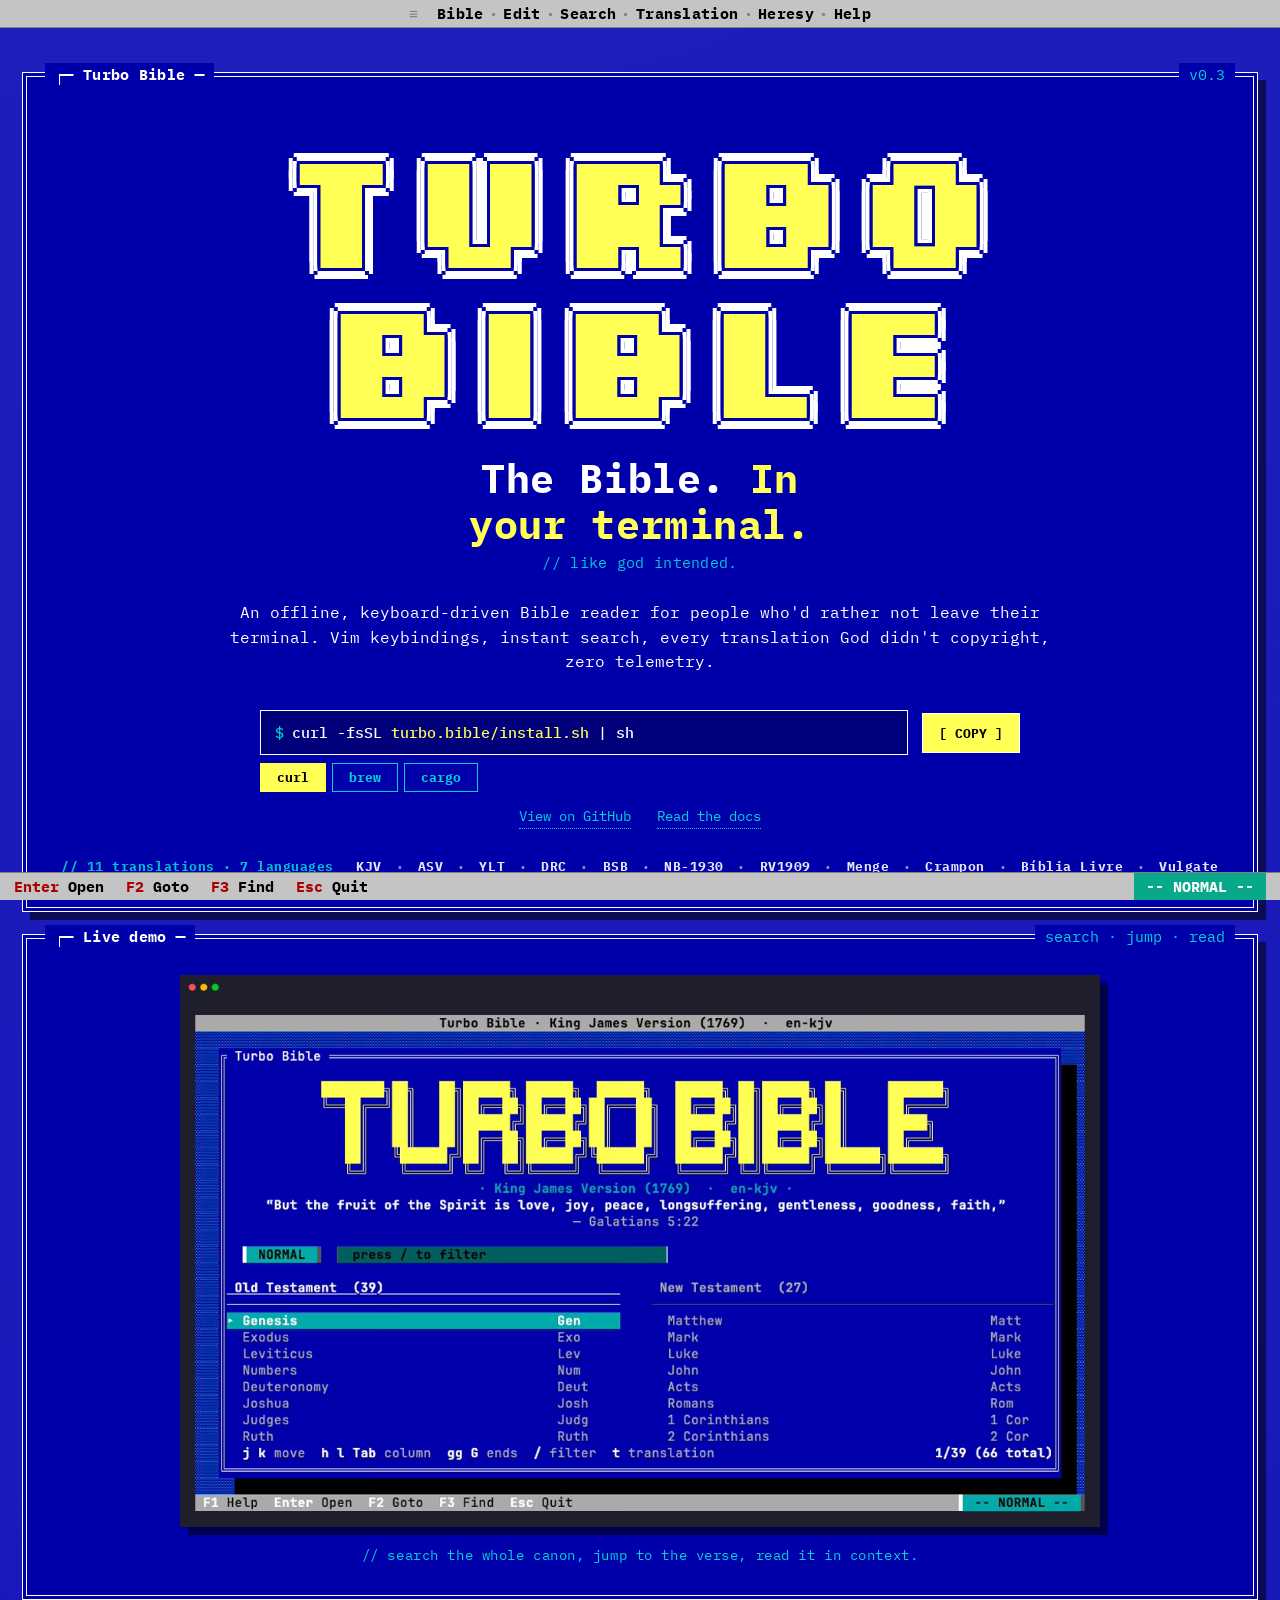
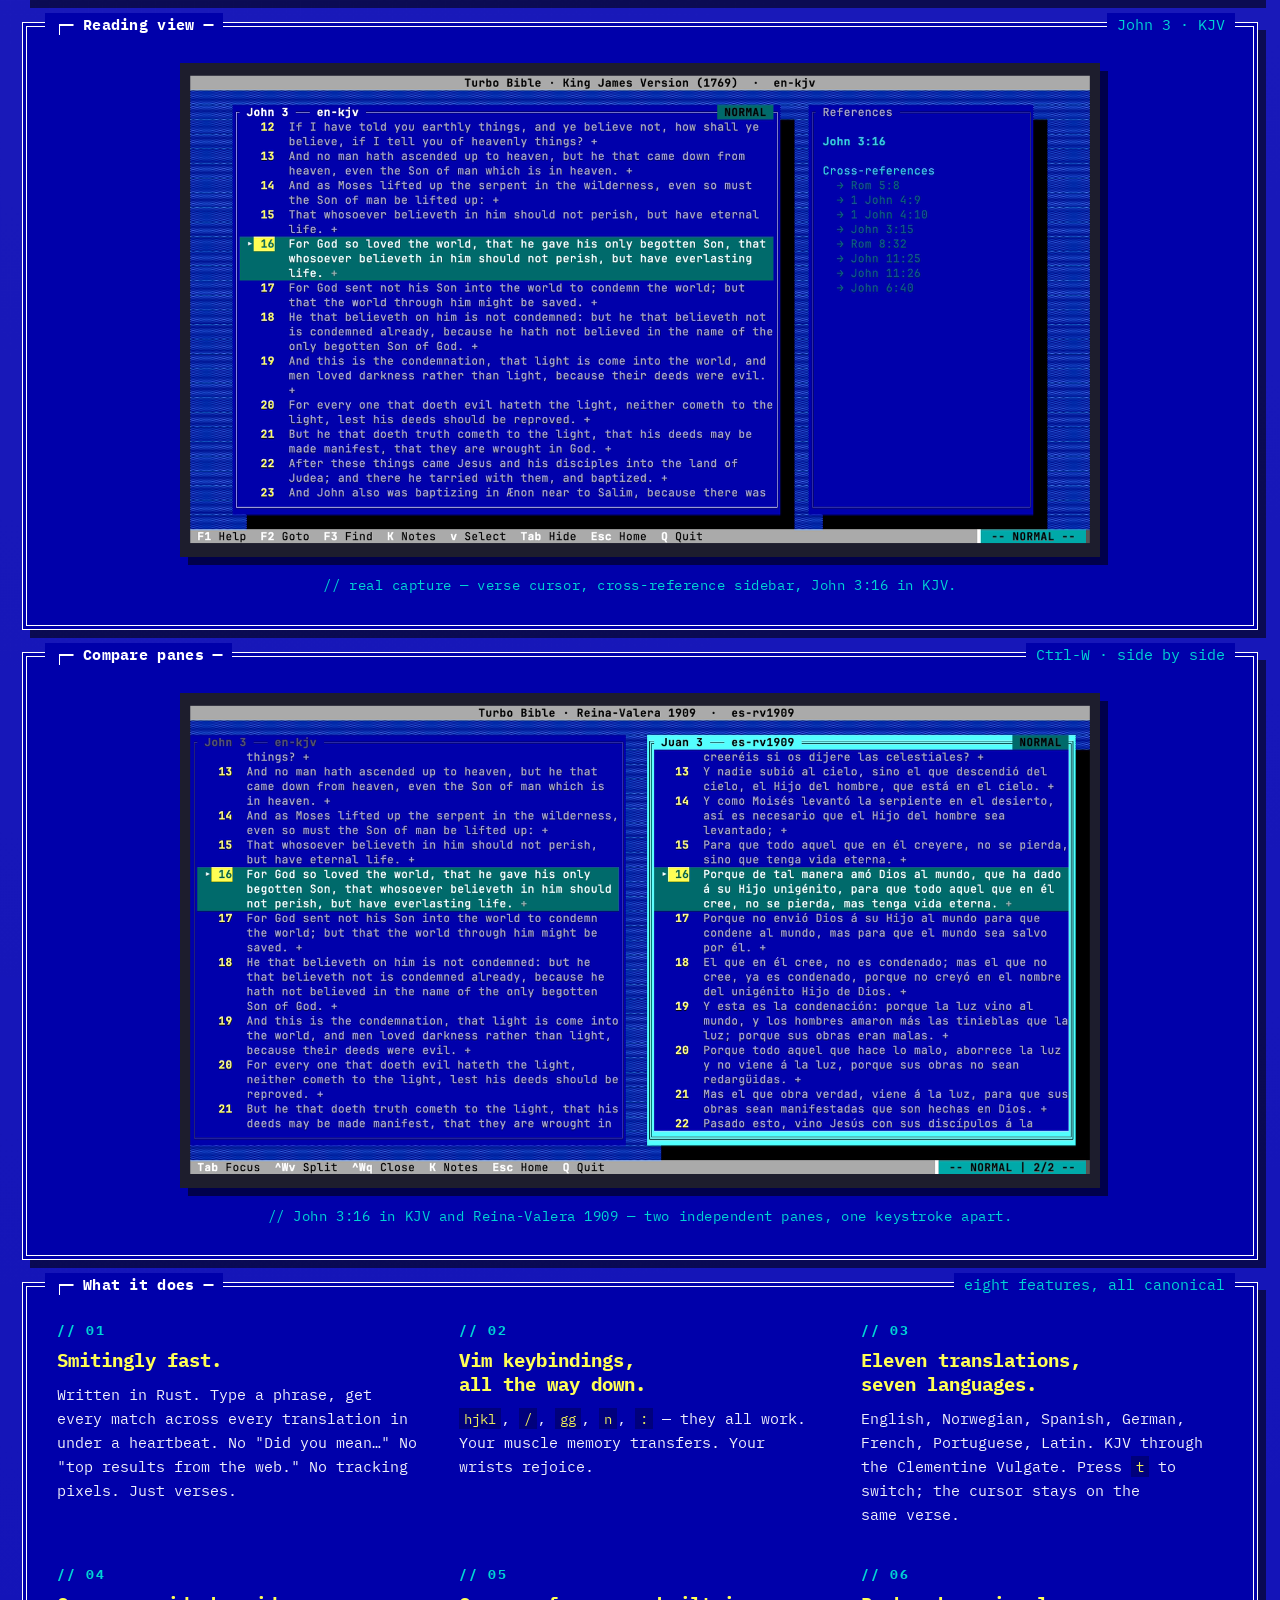
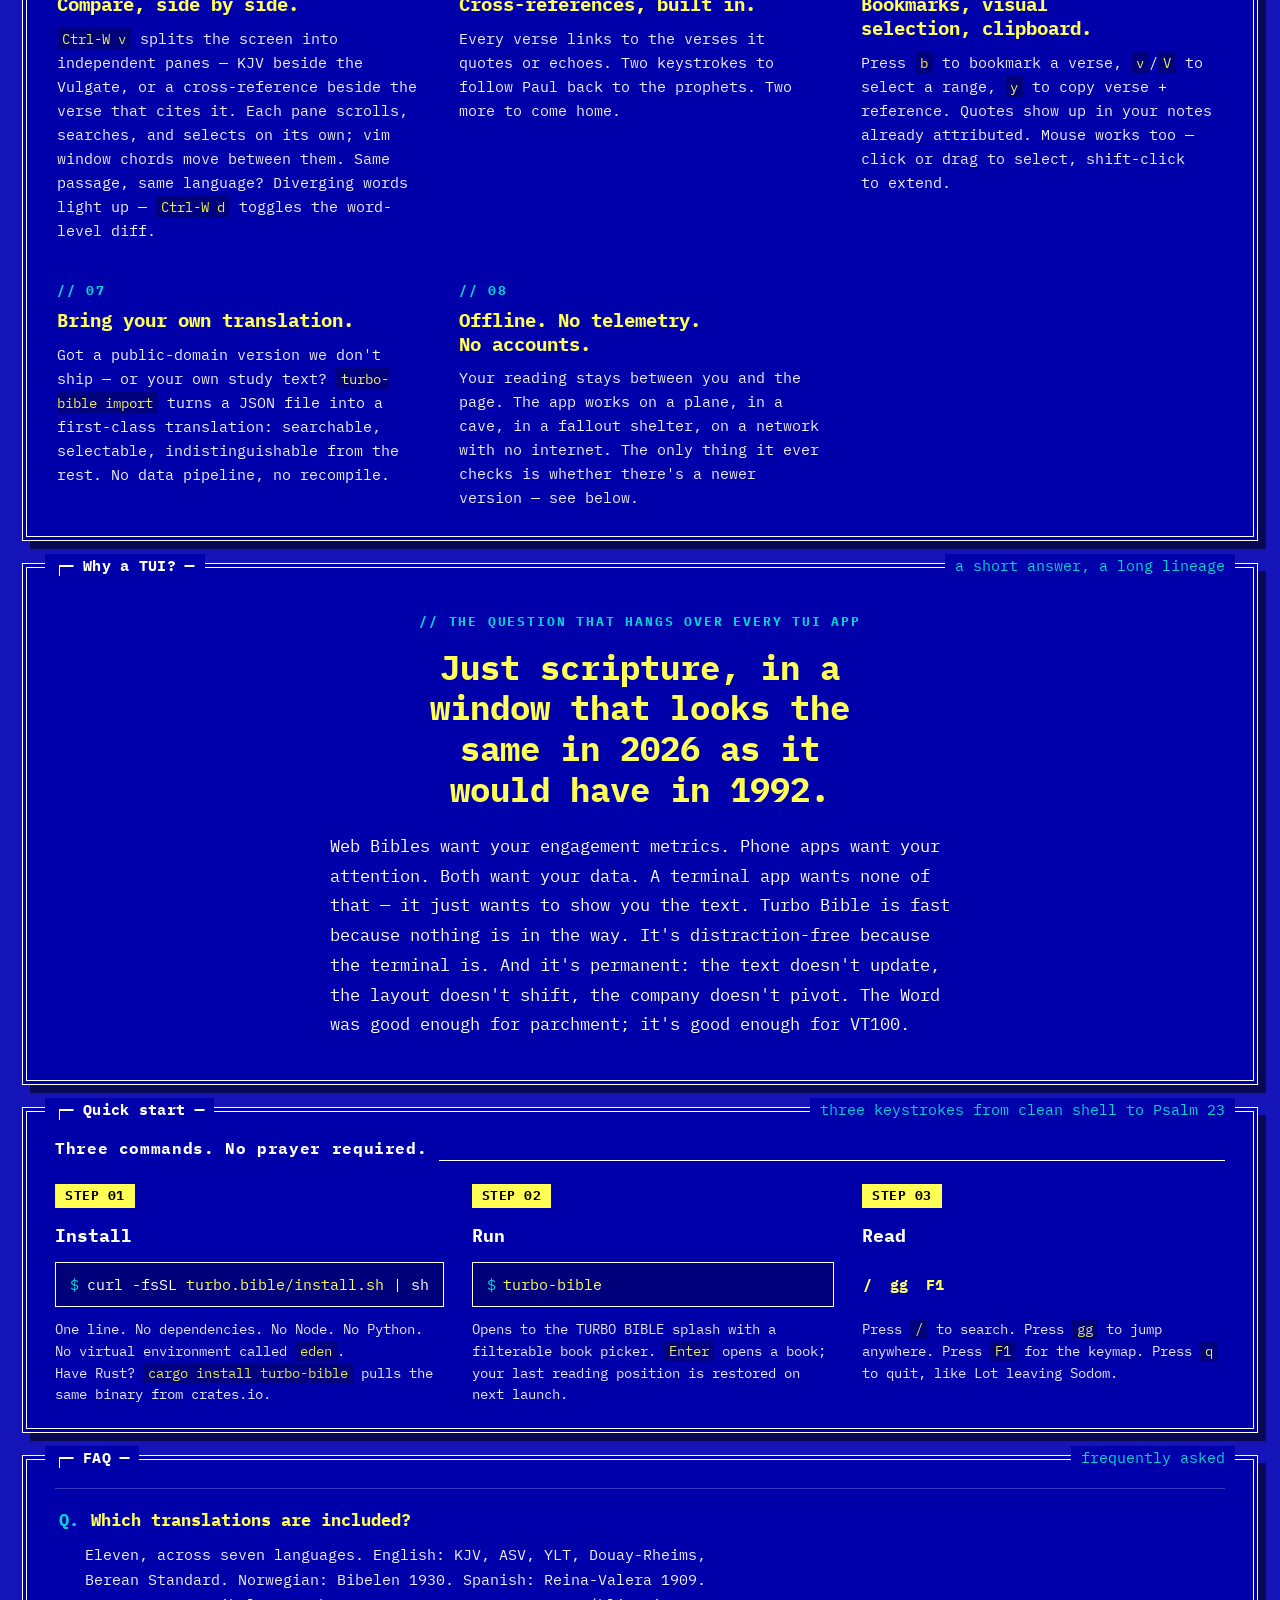
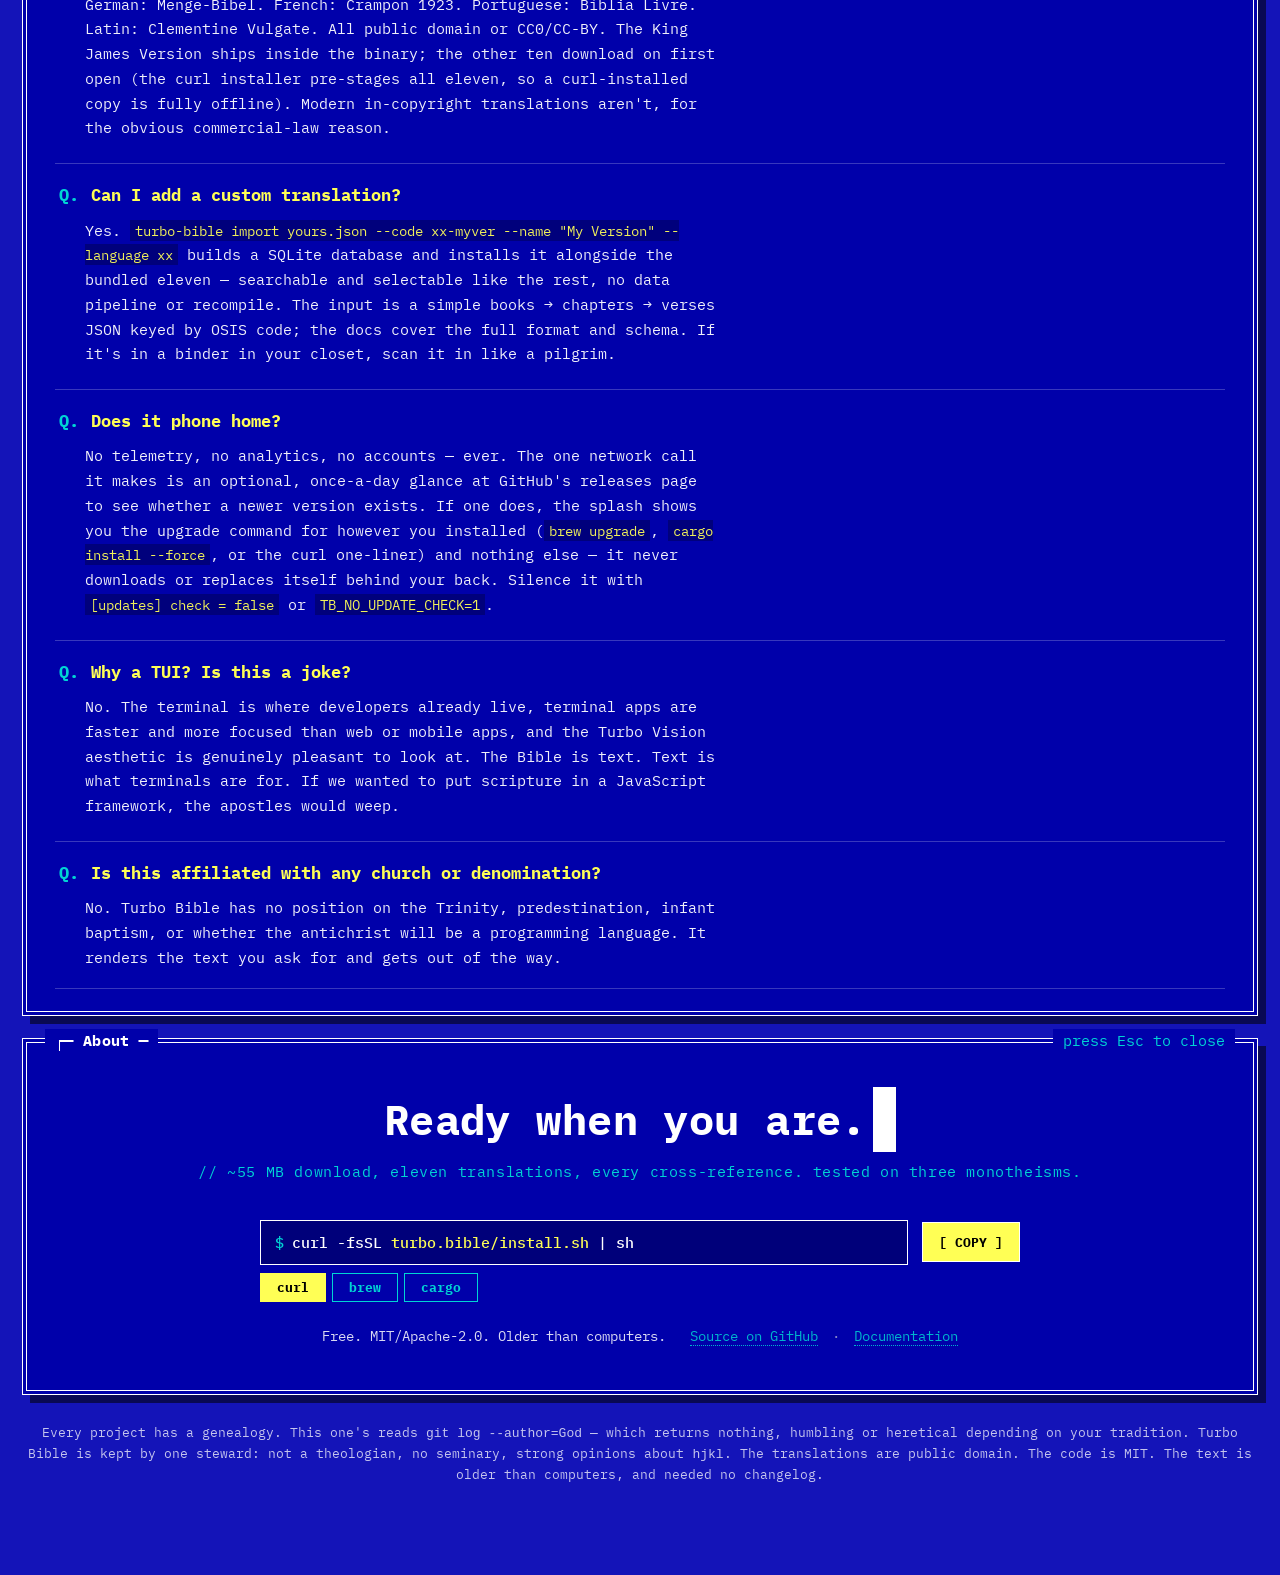
<file: website/index.html>
<!DOCTYPE html>
<html lang="en"><head>
<meta charset="utf-8">
<title>Turbo Bible — The Bible. In your terminal.</title>

<meta name="viewport" content="width=device-width, initial-scale=1">

<!-- ============= SEO ============= -->
<meta name="description" content="Offline, keyboard-driven Bible reader for the terminal. Written in Rust — Vim keybindings, instant full-text search, 11 translations side by side, every cross-reference, zero telemetry.">
<meta name="author" content="Turbo Bible">
<meta name="theme-color" content="#0000aa">
<meta name="robots" content="index, follow, max-image-preview:large">
<link rel="canonical" href="https://turbo.bible/">

<!-- Open Graph -->
<meta property="og:type" content="website">
<meta property="og:site_name" content="Turbo Bible">
<meta property="og:locale" content="en_US">
<meta property="og:title" content="Turbo Bible — The Bible. In your terminal. As god intended.">
<meta property="og:description" content="An offline, keyboard-driven Bible reader for the terminal. Vim keybindings, instant search, every translation God didn't copyright, zero telemetry.">
<meta property="og:url" content="https://turbo.bible/">
<meta property="og:image" content="https://turbo.bible/og-image.png">
<meta property="og:image:width" content="1200">
<meta property="og:image:height" content="630">
<meta property="og:image:alt" content="TURBO BIBLE, in giant pixel letters, on a Turbo Vision blue terminal panel">

<!-- Twitter -->
<meta name="twitter:card" content="summary_large_image">
<meta name="twitter:title" content="Turbo Bible — The Bible. In your terminal. As god intended.">
<meta name="twitter:description" content="An offline, keyboard-driven Bible reader for the terminal. Vim keybindings, instant search, every translation God didn't copyright, zero telemetry.">
<meta name="twitter:image" content="https://turbo.bible/og-image.png">

<!-- Favicon: inline SVG, TB monogram on CGA blue -->
<link rel="icon" type="image/svg+xml" href="data:image/svg+xml;utf8,&lt;svg xmlns='http://www.w3.org/2000/svg' viewBox='0 0 64 64'&gt;&lt;rect width='64' height='64' fill='%230000aa'/&gt;&lt;rect x='4' y='4' width='56' height='56' fill='none' stroke='%23ffffff' stroke-width='2'/&gt;&lt;text x='32' y='42' font-family='monospace' font-weight='900' font-size='30' fill='%23ffff55' text-anchor='middle' stroke='%23ffffff' stroke-width='1.5'&gt;TB&lt;/text&gt;&lt;/svg&gt;">
<link rel="apple-touch-icon" sizes="180x180" href="/apple-touch-icon.png">

<!-- JSON-LD: SoftwareApplication + WebSite -->
<script type="application/ld+json">
{
  "@context": "https://schema.org",
  "@graph": [
    {
      "@type": "SoftwareApplication",
      "name": "Turbo Bible",
      "applicationCategory": "UtilitiesApplication",
      "operatingSystem": "Linux, macOS, Windows",
      "description": "A keyboard-driven Bible reader for the terminal, written in Rust. Vim keybindings, instant full-text search, eleven translations across seven languages compared side by side, every cross-reference, offline-first, zero telemetry.",
      "url": "https://turbo.bible/",
      "image": "https://turbo.bible/og-image.png",
      "screenshot": "https://turbo.bible/og-image.png",
      "softwareVersion": "0.3",
      "downloadUrl": "https://turbo.bible/install.sh",
      "softwareHelp": "https://github.com/mathiasror/turbo-bible#readme",
      "license": [
        "https://opensource.org/licenses/MIT",
        "https://www.apache.org/licenses/LICENSE-2.0"
      ],
      "programmingLanguage": "Rust",
      "featureList": [
        "Vim keybindings",
        "Instant full-text search",
        "Eleven translations across seven languages",
        "Compare translations side by side",
        "Cross-references",
        "Import your own translation",
        "Bookmarks, visual selection, clipboard",
        "Offline-first, zero telemetry"
      ],
      "author": {
        "@type": "Person",
        "name": "Mathias Rørvik"
      },
      "sameAs": "https://github.com/mathiasror/turbo-bible",
      "offers": {
        "@type": "Offer",
        "price": "0",
        "priceCurrency": "USD"
      }
    },
    {
      "@type": "WebSite",
      "name": "Turbo Bible",
      "url": "https://turbo.bible/",
      "inLanguage": "en",
      "description": "Turbo Vision–styled terminal Bible reader written in Rust."
    }
  ]
}
</script>

<link rel="preconnect" href="https://fonts.googleapis.com">
<link rel="preconnect" href="https://fonts.gstatic.com" crossorigin="">
<link href="https://fonts.googleapis.com/css2?family=IBM+Plex+Mono:wght@400;500;600;700&family=Silkscreen:wght@400;700&display=swap" rel="stylesheet">
<link rel="stylesheet" href="styles.css?v=3">
</head>
<body>

<!-- ==================== TITLE BAR ==================== -->
<div class="titlebar" role="banner">
  <span style="color:var(--bar-dark)">≡</span>&nbsp;&nbsp;Bible <span class="dot">·</span> Edit <span class="dot">·</span> Search <span class="dot">·</span> Translation <span class="dot">·</span> Heresy <span class="dot">·</span> Help
</div>

<main>

  <!-- ==================== HERO ==================== -->
  <section class="panel hero" data-screen-label="01 Hero">
    <div class="title">Turbo Bible</div>
    <span class="right-tag">v0.3</span>

    <h1 class="hero-title">TURBO BIBLE</h1>

    <p class="hero-headline">The Bible. <em>In your terminal.</em></p>
    <p class="hero-aside">// like god intended.</p>

    <p class="hero-tag">
      An offline, keyboard-driven Bible reader for people who'd rather not
      leave their terminal. Vim keybindings, instant search, every
      translation God didn't copyright, zero telemetry.
    </p>

    <div class="install-tabs" data-copy="curl -fsSL turbo.bible/install.sh | sh">
      <div class="install-row">
        <div class="install-cmd"><span class="sigil">$</span>curl -fsSL <span class="arg">turbo.bible/install.sh</span> | sh</div>
        <button class="install-copy" type="button" onclick="tbCopy(this)">[ COPY ]</button>
      </div>
      <div class="tabbar" role="tablist" aria-label="Install method">
        <button class="tab is-active" type="button" role="tab" aria-selected="true" onclick="tbInstall(this)" data-html='<span class="sigil">$</span>curl -fsSL <span class="arg">turbo.bible/install.sh</span> | sh' data-copy="curl -fsSL turbo.bible/install.sh | sh">curl</button>
        <button class="tab" type="button" role="tab" aria-selected="false" onclick="tbInstall(this)" data-html='<span class="sigil">$</span>brew install <span class="arg">mathiasror/tap/turbo-bible</span>' data-copy="brew install mathiasror/tap/turbo-bible">brew</button>
        <button class="tab" type="button" role="tab" aria-selected="false" onclick="tbInstall(this)" data-html='<span class="sigil">$</span>cargo install <span class="arg">turbo-bible</span>' data-copy="cargo install turbo-bible">cargo</button>
      </div>
    </div>

    <div class="hero-secondary">
      <a href="https://github.com/mathiasror/turbo-bible">View on GitHub</a>
      <a href="https://github.com/mathiasror/turbo-bible#readme">Read the docs</a>
    </div>

    <div class="trust-strip">
      <span class="label">// 11 translations · 7 languages</span>
      KJV <span class="sep">·</span> ASV <span class="sep">·</span> YLT <span class="sep">·</span> DRC <span class="sep">·</span> BSB <span class="sep">·</span> NB-1930 <span class="sep">·</span> RV1909 <span class="sep">·</span> Menge <span class="sep">·</span> Crampon <span class="sep">·</span> Bíblia Livre <span class="sep">·</span> Vulgate
    </div>
  </section>

  <!-- ==================== LIVE DEMO ==================== -->
  <section class="panel showcase" data-screen-label="02 Demo">
    <div class="title">Live demo</div>
    <span class="right-tag">search · jump · read</span>

    <video class="demo-video" width="1200" height="720" autoplay loop muted playsinline
           aria-label="Turbo Bible: full-text search for &quot;love&quot;, then jump to 1 John 4:18 in the reading view">
      <source src="demo.webm" type="video/webm">
      <img src="https://raw.githubusercontent.com/mathiasror/turbo-bible/main/demo/demo.gif"
           width="1200" height="720" loading="lazy"
           alt="Turbo Bible demo: searching for &quot;love&quot; and jumping to 1 John 4:18">
    </video>

    <p class="caption">// search the whole canon, jump to the verse, read it in context.</p>
  </section>

  <!-- ==================== SHOWCASE ==================== -->
  <section class="panel showcase" data-screen-label="03 Showcase">
    <div class="title">Reading view</div>
    <span class="right-tag">John 3 · KJV</span>

    <img class="shot" src="reading.png" width="1600" height="860" loading="lazy"
         alt="Turbo Bible reading view: John 3 in the King James Version with the cursor on verse 16 and the cross-reference sidebar open.">

    <p class="caption">// real capture — verse cursor, cross-reference sidebar, John 3:16 in KJV.</p>
  </section>

  <!-- ==================== COMPARE ==================== -->
  <section class="panel showcase" data-screen-label="04 Compare">
    <div class="title">Compare panes</div>
    <span class="right-tag">Ctrl-W · side by side</span>

    <img class="shot" src="compare.png" width="1600" height="860" loading="lazy"
         alt="Turbo Bible comparing John 3 across two translations side by side: the King James Version in the left pane and the Spanish Reina-Valera 1909 in the focused right pane, each scrolling and searching independently.">

    <p class="caption">// John 3:16 in KJV and Reina-Valera 1909 — two independent panes, one keystroke apart.</p>
  </section>

  <!-- ==================== FEATURES ==================== -->
  <section class="panel" data-screen-label="05 Features">
    <h2 class="title">What it does</h2>
    <span class="right-tag">eight features, all canonical</span>

    <div class="features-grid">
      <div class="feat">
        <div class="num">// 01</div>
        <h3>Smitingly fast.</h3>
        <p>Written in Rust. Type a phrase, get every match across every translation in under a heartbeat. No "Did you mean…" No "top results from the web." No tracking pixels. Just verses.</p>
      </div>
      <div class="feat">
        <div class="num">// 02</div>
        <h3>Vim keybindings, all the way down.</h3>
        <p><code>hjkl</code>, <code>/</code>, <code>gg</code>, <code>n</code>, <code>:</code> — they all work. Your muscle memory transfers. Your wrists rejoice.</p>
      </div>
      <div class="feat">
        <div class="num">// 03</div>
        <h3>Eleven translations, seven languages.</h3>
        <p>English, Norwegian, Spanish, German, French, Portuguese, Latin. KJV through the Clementine Vulgate. Press <code>t</code> to switch; the cursor stays on the same verse.</p>
      </div>
      <div class="feat">
        <div class="num">// 04</div>
        <h3>Compare, side by side.</h3>
        <p><code>Ctrl-W&nbsp;v</code> splits the screen into independent panes — KJV beside the Vulgate, or a cross-reference beside the verse that cites it. Each pane scrolls, searches, and selects on its own; vim window chords move between them. Same passage, same language? Diverging words light up — <code>Ctrl-W&nbsp;d</code> toggles the word-level diff.</p>
      </div>
      <div class="feat">
        <div class="num">// 05</div>
        <h3>Cross-references, built in.</h3>
        <p>Every verse links to the verses it quotes or echoes. Two keystrokes to follow Paul back to the prophets. Two more to come home.</p>
      </div>
      <div class="feat">
        <div class="num">// 06</div>
        <h3>Bookmarks, visual selection, clipboard.</h3>
        <p>Press <code>b</code> to bookmark a verse, <code>v</code>/<code>V</code> to select a range, <code>y</code> to copy verse + reference. Quotes show up in your notes already attributed. Mouse works too — click or drag to select, shift-click to extend.</p>
      </div>
      <div class="feat">
        <div class="num">// 07</div>
        <h3>Bring your own translation.</h3>
        <p>Got a public-domain version we don't ship — or your own study text? <code>turbo-bible import</code> turns a JSON file into a first-class translation: searchable, selectable, indistinguishable from the rest. No data pipeline, no recompile.</p>
      </div>
      <div class="feat">
        <div class="num">// 08</div>
        <h3>Offline. No telemetry. No accounts.</h3>
        <p>Your reading stays between you and the page. The app works on a plane, in a cave, in a fallout shelter, on a network with no internet. The only thing it ever checks is whether there's a newer version — see below.</p>
      </div>
    </div>
  </section>

  <!-- ==================== MANIFESTO ==================== -->
  <section class="panel manifesto" data-screen-label="06 Manifesto">
    <div class="title">Why a TUI?</div>
    <span class="right-tag">a short answer, a long lineage</span>

    <div class="eyebrow">// THE QUESTION THAT HANGS OVER EVERY TUI APP</div>
    <h2>Just scripture, in a window that looks the same in 2026 as it would have in 1992.</h2>

    <p>
      Web Bibles want your engagement metrics. Phone apps want your attention.
      Both want your data. A terminal app wants none of that — it just
      wants to show you the text. Turbo Bible is fast because nothing is in
      the way. It's distraction-free because the terminal is. And it's
      permanent: the text doesn't update, the layout doesn't shift, the
      company doesn't pivot. The Word was good enough for parchment; it's
      good enough for VT100.
    </p>
  </section>

  <!-- ==================== QUICK START ==================== -->
  <section class="panel" data-screen-label="07 Quick start" id="quickstart">
    <div class="title">Quick start</div>
    <span class="right-tag">three keystrokes from clean shell to Psalm 23</span>

    <div class="section-h" style="margin-bottom:22px">
      <h2>Three commands. No prayer required.</h2>
      <div class="rule"></div>
    </div>

    <div class="steps">
      <div class="step">
        <span class="badge">STEP 01</span>
        <h3>Install</h3>
        <div class="code"><span class="sigil">$</span>curl -fsSL <span class="arg">turbo.bible/install.sh</span> | sh</div>
        <p>One line. No dependencies. No Node. No Python. No virtual environment called <code>eden</code>.</p>
        <p>Have Rust? <code>cargo install turbo-bible</code> pulls the same binary from crates.io.</p>
      </div>
      <div class="step">
        <span class="badge">STEP 02</span>
        <h3>Run</h3>
        <div class="code"><span class="sigil">$</span><span class="arg">turbo-bible</span></div>
        <p>Opens to the TURBO BIBLE splash with a filterable book picker. <code>Enter</code> opens a book; your last reading position is restored on next launch.</p>
      </div>
      <div class="step">
        <span class="badge">STEP 03</span>
        <h3>Read</h3>
        <div class="code" style="background:transparent;border-color:transparent;padding-left:0"><span style="color:var(--yellow);font-weight:700">/</span> &nbsp;<span style="color:var(--yellow);font-weight:700">gg</span> &nbsp;<span style="color:var(--yellow);font-weight:700">F1</span></div>
        <p>Press <code>/</code> to search. Press <code>gg</code> to jump anywhere. Press <code>F1</code> for the keymap. Press <code>q</code> to quit, like Lot leaving Sodom.</p>
      </div>
    </div>
  </section>

  <!-- ==================== FAQ ==================== -->
  <section class="panel" data-screen-label="08 FAQ">
    <h2 class="title">FAQ</h2>
    <span class="right-tag">frequently asked</span>

    <div class="faq-list">
      <div class="faq-item">
        <h3 class="faq-q"><span class="marker">Q.</span><span>Which translations are included?</span></h3>
        <p class="faq-a">
          Eleven, across seven languages. English: KJV, ASV, YLT, Douay-Rheims,
          Berean Standard. Norwegian: Bibelen 1930. Spanish: Reina-Valera 1909.
          German: Menge-Bibel. French: Crampon 1923. Portuguese: Bíblia Livre.
          Latin: Clementine Vulgate. All public domain or CC0/CC-BY. The
          King James Version ships inside the binary; the other ten download
          on first open (the curl installer pre-stages all eleven, so a
          curl-installed copy is fully offline). Modern in-copyright
          translations aren't, for the obvious commercial-law reason.
        </p>
      </div>
      <div class="faq-item">
        <h3 class="faq-q"><span class="marker">Q.</span><span>Can I add a custom translation?</span></h3>
        <p class="faq-a">
          Yes. <code>turbo-bible import yours.json --code xx-myver --name "My
          Version" --language xx</code> builds a SQLite database and installs it
          alongside the bundled eleven — searchable and selectable like the
          rest, no data pipeline or recompile. The input is a simple
          books → chapters → verses JSON keyed by OSIS code; the docs cover the
          full format and schema. If it's in a binder in your closet, scan it in
          like a pilgrim.
        </p>
      </div>
      <div class="faq-item">
        <h3 class="faq-q"><span class="marker">Q.</span><span>Does it phone home?</span></h3>
        <p class="faq-a">
          No telemetry, no analytics, no accounts — ever. The one network
          call it makes is an optional, once-a-day glance at GitHub's releases
          page to see whether a newer version exists. If one does, the splash
          shows you the upgrade command for however you installed
          (<code>brew upgrade</code>, <code>cargo install --force</code>, or the
          curl one-liner) and nothing else — it never downloads or replaces
          itself behind your back. Silence it with <code>[updates] check =
          false</code> or <code>TB_NO_UPDATE_CHECK=1</code>.
        </p>
      </div>
      <div class="faq-item">
        <h3 class="faq-q"><span class="marker">Q.</span><span>Why a TUI? Is this a joke?</span></h3>
        <p class="faq-a">
          No. The terminal is where developers already live, terminal apps are
          faster and more focused than web or mobile apps, and the Turbo Vision
          aesthetic is genuinely pleasant to look at. The Bible is text. Text
          is what terminals are for. If we wanted to put scripture in a
          JavaScript framework, the apostles would weep.
        </p>
      </div>
      <div class="faq-item">
        <h3 class="faq-q"><span class="marker">Q.</span><span>Is this affiliated with any church or denomination?</span></h3>
        <p class="faq-a">
          No. Turbo Bible has no position on the Trinity, predestination,
          infant baptism, or whether the antichrist will be a programming
          language. It renders the text you ask for and gets out of the way.
        </p>
      </div>
    </div>
  </section>

  <!-- ==================== FINAL CTA ==================== -->
  <section class="panel final-cta" data-screen-label="09 Final CTA">
    <div class="title">About</div>
    <span class="right-tag">press Esc to close</span>

    <h2>Ready when you are.<span class="blink">_</span></h2>
    <p class="sub">// ~55 MB download, eleven translations, every cross-reference. tested on three monotheisms.</p>

    <div class="install-tabs" data-copy="curl -fsSL turbo.bible/install.sh | sh">
      <div class="install-row">
        <div class="install-cmd"><span class="sigil">$</span>curl -fsSL <span class="arg">turbo.bible/install.sh</span> | sh</div>
        <button class="install-copy" type="button" onclick="tbCopy(this)">[ COPY ]</button>
      </div>
      <div class="tabbar" role="tablist" aria-label="Install method">
        <button class="tab is-active" type="button" role="tab" aria-selected="true" onclick="tbInstall(this)" data-html='<span class="sigil">$</span>curl -fsSL <span class="arg">turbo.bible/install.sh</span> | sh' data-copy="curl -fsSL turbo.bible/install.sh | sh">curl</button>
        <button class="tab" type="button" role="tab" aria-selected="false" onclick="tbInstall(this)" data-html='<span class="sigil">$</span>brew install <span class="arg">mathiasror/tap/turbo-bible</span>' data-copy="brew install mathiasror/tap/turbo-bible">brew</button>
        <button class="tab" type="button" role="tab" aria-selected="false" onclick="tbInstall(this)" data-html='<span class="sigil">$</span>cargo install <span class="arg">turbo-bible</span>' data-copy="cargo install turbo-bible">cargo</button>
      </div>
    </div>

    <p class="footnote">
      Free. MIT/Apache-2.0. Older than computers. &nbsp;
      <a href="https://github.com/mathiasror/turbo-bible">Source on GitHub</a>
      <span class="sep">·</span>
      <a href="https://github.com/mathiasror/turbo-bible#readme">Documentation</a>
    </p>
  </section>


  <p class="colophon">
    Every project has a genealogy. This one's reads <code>git log --author=God</code> — which returns nothing, humbling or heretical depending on your tradition. Turbo Bible is kept by one steward: not a theologian, no seminary, strong opinions about <code>hjkl</code>. The translations are public domain. The code is MIT. The text is older than computers, and needed no changelog.
  </p>

</main>

<!-- ==================== STATUS BAR ==================== -->
<div class="statusbar" role="contentinfo">
  <span class="k"><b>Enter</b> Open</span>
  <span class="k"><b>F2</b> Goto</span>
  <span class="k"><b>F3</b> Find</span>
  <span class="k"><b>Esc</b> Quit</span>
  <span class="spacer"></span>
  <span class="mode">-- NORMAL --</span>
</div>

<script>
  // Tab-selectable install widget. Each .install-tabs block holds a row of
  // .tab buttons carrying data-html (the styled command shown in the box)
  // and data-copy (the plain text copied to the clipboard). Adding a new
  // install method later (Homebrew, Scoop, …) is just another <button>.
  function tbInstall(btn) {
    var root = btn.closest('.install-tabs');
    root.querySelectorAll('.tab').forEach(function (t) {
      var on = t === btn;
      t.classList.toggle('is-active', on);
      t.setAttribute('aria-selected', on ? 'true' : 'false');
    });
    root.querySelector('.install-cmd').innerHTML = btn.getAttribute('data-html');
    root.setAttribute('data-copy', btn.getAttribute('data-copy'));
  }
  function tbCopy(btn) {
    var root = btn.closest('.install-tabs');
    if (navigator.clipboard) navigator.clipboard.writeText(root.getAttribute('data-copy'));
    btn.textContent = 'COPIED';
    setTimeout(function () { btn.textContent = '[ COPY ]'; }, 900);
  }
</script>

</body></html>
</file>
<file: website/styles.css>
:root {
    --bg:         #0000aa;
    --bg-soft:    #1414b8;
    --bg-dark:    #00007a;
    --black:      #000000;
    --grey:       #aaaaaa;
    --grey-dim:   #a5a5d0;
    --white:      #ffffff;
    --yellow:     #ffff55;
    --yellow-2:   #ffdd33;
    --cyan:       #00aaaa;
    --cyan-2:     #00d4d4;
    --select:     #08a88a;
    --select-2:   #0fbfa0;
    --shadow:     rgba(0,0,0,.55);
    --bar:        #c4c4c4;
    --bar-dark:   #808080;
  }
  * { box-sizing: border-box; }
  html, body {
    margin: 0;
    padding: 0;
    font-family: 'IBM Plex Mono', ui-monospace, Menlo, Consolas, monospace;
    font-size: 15px;
    line-height: 1.55;
    color: var(--white);
    background: var(--black);
    -webkit-font-smoothing: antialiased;
    text-rendering: optimizeLegibility;
  }
  body {
    min-height: 100vh;
    /* CGA-style 50% dither on top of pure CGA blue */
    background:
      radial-gradient(circle at 20% -20%, rgba(255,255,255,.06), transparent 60%),
      repeating-conic-gradient(from 0deg at 0 0, var(--bg) 0 25%, var(--bg-soft) 0 50%) 0 0 / 4px 4px,
      var(--bg);
  }
  /* ---------- top + bottom chrome ---------- */
  .titlebar {
    position: sticky; top: 0; z-index: 10;
    background: var(--bar);
    color: var(--black);
    height: 28px;
    display: flex; align-items: center; justify-content: center;
    font-weight: 700;
    letter-spacing: .02em;
    border-bottom: 1px solid var(--bar-dark);
  }
  .titlebar .dot { color: var(--bar-dark); padding: 0 .35em; }
  .statusbar {
    position: sticky; bottom: 0; z-index: 10;
    background: var(--bar);
    color: var(--black);
    height: 28px;
    display: flex; align-items: center; gap: 22px;
    padding: 0 14px;
    font-weight: 700;
    border-top: 1px solid var(--bar-dark);
  }
  .statusbar .k { color: var(--black); }
  .statusbar .k b { color: #aa0000; }
  .statusbar .spacer { flex: 1; }
  .statusbar .mode {
    background: var(--select);
    color: var(--white);
    padding: 2px 12px;
    font-weight: 700;
  }
  /* ---------- page layout ---------- */
  main {
    width: min(1360px, 100%);
    margin: 0 auto;
    padding: 22px 22px 60px;
  }
  /* ---------- TUI panels (double-line borders) ---------- */
  .panel {
    position: relative;
    background: var(--bg);
    color: var(--white);
    margin: 22px 0;
    /* outer "double" border + thin inner line via box-shadow */
    border: 1px solid var(--white);
    box-shadow:
      inset 0 0 0 3px var(--bg),
      inset 0 0 0 4px var(--white),
      8px 8px 0 var(--shadow);
    padding: 28px 32px 26px;
  }
  .panel > .title {
    position: absolute;
    top: -10px; left: 22px;
    background: var(--bg);
    padding: 0 10px;
    color: var(--white);
    font-weight: 700;
    letter-spacing: .02em;
    /* Some panel titles are <h2> (so the heading outline doesn't skip from the
       page <h1> straight to the feature/FAQ <h3>s); reset the UA heading
       font-size/margin so a title renders identically whether div or h2. */
    font-size: inherit;
    margin: 0;
  }
  .panel > .title::before { content: "┌─ "; color: var(--white); }
  .panel > .title::after  { content: " ─"; color: var(--white); }
  .panel .right-tag {
    position: absolute;
    top: -10px; right: 22px;
    background: var(--bg);
    padding: 0 10px;
    color: var(--cyan-2);
  }

  /* ---------- HERO ---------- */
  .hero { padding: 38px 32px 30px; }
  .hero-title {
    font-family: 'Silkscreen', 'IBM Plex Mono', monospace;
    font-weight: 700;
    color: var(--yellow);
    font-size: clamp(70px, 13vw, 184px);
    line-height: .9;
    letter-spacing: .02em;
    text-align: center;
    margin: 18px 0 6px;
    /* stacked concentric outlines, like the splash screen */
    text-shadow:
       3px  0  0 var(--bg),  -3px  0  0 var(--bg),
       0    3px 0 var(--bg),  0   -3px 0 var(--bg),
       3px  3px 0 var(--bg), -3px -3px 0 var(--bg),
       3px -3px 0 var(--bg), -3px  3px 0 var(--bg),
       /* ring 1 */
       7px  3px 0 var(--white), -7px  3px 0 var(--white),
       7px -3px 0 var(--white), -7px -3px 0 var(--white),
       3px  7px 0 var(--white), -3px  7px 0 var(--white),
       3px -7px 0 var(--white), -3px -7px 0 var(--white),
       /* gap */
       7px  6px 0 var(--bg),   -7px  6px 0 var(--bg),
       7px -6px 0 var(--bg),   -7px -6px 0 var(--bg),
       6px  7px 0 var(--bg),   -6px  7px 0 var(--bg),
       6px -7px 0 var(--bg),   -6px -7px 0 var(--bg),
       /* ring 2 */
      11px  6px 0 var(--white), -11px  6px 0 var(--white),
      11px -6px 0 var(--white), -11px -6px 0 var(--white),
       6px 11px 0 var(--white), -6px 11px 0 var(--white),
       6px -11px 0 var(--white), -6px -11px 0 var(--white);
  }
  .hero-sub {
    text-align: center;
    color: var(--cyan-2);
    font-size: 22px;
    margin: 30px 0 8px;
    letter-spacing: .04em;
  }
  .hero-sub .dot { color: var(--cyan); padding: 0 .5em; }
  .hero-tag {
    text-align: center;
    color: var(--white);
    margin: 26px 0 24px;
    font-size: 16px;
    max-width: 820px;
    margin-left: auto; margin-right: auto;
    text-wrap: pretty;
  }
  .hero-pills {
    display: flex; gap: 16px; justify-content: center; flex-wrap: wrap;
    margin-top: 8px;
  }
  .pill {
    display: inline-flex; align-items: center; gap: 8px;
    background: var(--select);
    color: var(--white);
    font-weight: 700;
    padding: 6px 14px;
    letter-spacing: .04em;
  }
  .pill.yellow { background: var(--yellow); color: var(--black); }
  .pill .caret { width: 9px; height: 16px; background: var(--white); display: inline-block; animation: blink 1.05s steps(1) infinite; }
  @keyframes blink { 50% { opacity: 0; } }

  /* ---------- install row ---------- */
  .install {
    margin: 36px auto 6px;
    max-width: 760px;
    display: grid;
    grid-template-columns: auto 1fr auto;
    align-items: center;
    gap: 14px;
  }
  .install-label { color: var(--cyan-2); white-space: nowrap; font-weight: 700; }
  .install-cmd {
    background: var(--bg-dark);
    border: 1px solid var(--white);
    padding: 10px 14px;
    color: var(--white);
    font-weight: 500;
    white-space: nowrap;
    overflow: auto;
    text-align: left;
  }
  .install-cmd .sigil { color: var(--cyan-2); margin-right: .5em; }
  .install-cmd .arg   { color: var(--yellow); }
  .install-copy {
    background: var(--yellow);
    color: var(--black);
    padding: 10px 16px;
    border: 1px solid var(--white);
    font-weight: 700;
    cursor: pointer;
    font-family: inherit;
  }
  /* ---------- tab-selectable install widget ---------- */
  /* flex column so the tab bar can sit above or below the command row
     just by reordering the markup; the gap stays consistent either way. */
  .install-tabs {
    max-width: 760px;
    margin: 36px auto 6px;
    display: flex;
    flex-direction: column;
    gap: 8px;
  }
  .tabbar { display: flex; gap: 6px; }
  .tabbar .tab {
    background: transparent;
    color: var(--cyan-2);
    border: 1px solid var(--cyan-2);
    padding: 5px 16px;
    font-family: inherit;
    font-size: 13px;
    font-weight: 700;
    cursor: pointer;
  }
  .tabbar .tab:hover { color: var(--yellow); border-color: var(--yellow); }
  .tabbar .tab.is-active {
    background: var(--yellow);
    color: var(--black);
    border-color: var(--yellow);
  }
  .install-row {
    display: grid;
    grid-template-columns: 1fr auto;
    gap: 14px;
    align-items: center;
  }

  /* ---------- section heading inside panels ---------- */
  .section-h {
    display: grid;
    grid-template-columns: auto 1fr;
    align-items: end;
    gap: 12px;
    margin-bottom: 18px;
  }
  .section-h h2 {
    margin: 0;
    color: var(--white);
    font-size: 16px;
    font-weight: 700;
    letter-spacing: .04em;
  }
  .section-h .count { color: var(--cyan-2); font-weight: 700; }
  .section-h .rule {
    border-bottom: 1px solid var(--white);
    height: 1px;
    align-self: end;
  }

  /* ---------- feature grid (two columns, like Old/New Testament) ---------- */
  .twocol {
    display: grid;
    grid-template-columns: 1fr 1fr;
    gap: 38px 56px;
  }
  @media (max-width: 900px) { .twocol { grid-template-columns: 1fr; } }

  .feature-row {
    display: grid;
    grid-template-columns: 1.6em 1fr auto;
    align-items: baseline;
    column-gap: 10px;
    padding: 4px 4px;
    color: var(--white);
  }
  .feature-row.is-active {
    background: var(--select);
  }
  .feature-row .arr { color: var(--white); }
  .feature-row .name { font-weight: 700; }
  .feature-row .short { color: var(--cyan-2); justify-self: end; }
  .feature-row.muted .name { color: var(--grey-dim); font-weight: 500; }
  .feature-row.muted .short { color: var(--grey-dim); }
  .feature-row.is-active .short { color: var(--white); }

  .feature-desc {
    margin: 4px 0 16px 2.2em;
    color: var(--white);
    opacity: .85;
    max-width: 52ch;
  }
  .feature-row.muted + .feature-desc { color: var(--grey-dim); opacity: 1; }

  /* ---------- mini terminal "screenshots" ---------- */
  .screens {
    display: grid;
    grid-template-columns: repeat(2, 1fr);
    gap: 26px;
    margin-top: 16px;
  }
  @media (max-width: 1000px) { .screens { grid-template-columns: 1fr; } }

  .mini {
    background: var(--bg);
    border: 1px solid var(--white);
    box-shadow:
      inset 0 0 0 3px var(--bg),
      inset 0 0 0 4px var(--white),
      6px 6px 0 var(--shadow);
    padding: 22px 22px 16px;
    position: relative;
    font-size: 13px;
    line-height: 1.5;
    min-height: 280px;
  }
  .mini .title {
    position: absolute;
    top: -10px; left: 18px;
    background: var(--bg);
    padding: 0 10px;
    color: var(--white);
    font-weight: 700;
  }
  .mini .title::before { content: "┌─ "; }
  .mini .title::after  { content: " ─"; }
  .mini .right-tag {
    position: absolute; top: -10px; right: 18px;
    background: var(--bg); padding: 0 10px;
    color: var(--cyan-2);
  }

  .verse {
    display: grid;
    grid-template-columns: 2.3em 1fr;
    gap: 4px 12px;
    margin: 6px 0;
    align-items: start;
  }
  .verse .n { color: var(--yellow); font-weight: 700; text-align: right; }
  .verse .t { color: var(--white); }
  .verse.is-cursor .n::before { content: "▶"; margin-right: 2px; color: var(--yellow); }
  .verse.is-active {
    background: var(--select);
  }
  .verse.is-active .t { color: var(--white); }
  .verse.dim .t { color: var(--white); opacity: .85; }

  .mark { background: var(--yellow); color: var(--black); padding: 0 2px; font-weight: 700; }
  .ref  { color: var(--cyan-2); font-weight: 700; }

  /* nested dialog (Goto, Translations) */
  .dialog {
    background: var(--bg);
    border: 1px solid var(--white);
    box-shadow:
      inset 0 0 0 3px var(--bg),
      inset 0 0 0 4px var(--white),
      6px 6px 0 rgba(0,0,0,.6);
    padding: 18px 20px;
    position: relative;
    margin: 10px 0;
  }
  .dialog .title {
    position: absolute; top: -10px; left: 18px;
    background: var(--bg); padding: 0 10px;
    color: var(--white); font-weight: 700;
  }
  .dialog .title::before { content: "┌─ "; }
  .dialog .title::after  { content: " ─"; }
  .input-line {
    background: var(--select);
    color: var(--white);
    font-weight: 700;
    padding: 4px 10px;
    display: flex; align-items: center; gap: 6px;
    margin: 8px 0 14px;
  }
  .input-line .caret {
    display: inline-block; width: 9px; height: 16px;
    background: var(--white);
    animation: blink 1.05s steps(1) infinite;
  }

  .hint-row {
    margin-top: auto;
    padding-top: 14px;
    color: var(--white);
    font-size: 13px;
    display: flex; flex-wrap: wrap; gap: 18px;
  }
  .hint-row b { color: var(--white); font-weight: 700; }
  .hint-row span.l { color: var(--white); opacity: .8; }
  .hint-row .stat { color: var(--cyan-2); font-weight: 700; margin-left: auto; }

  /* book lists (mini home screen) */
  .booklist .verse { grid-template-columns: 1fr auto; }
  .booklist .verse .t { font-weight: 700; }
  .booklist .verse.muted .t,
  .booklist .verse.muted .s { color: var(--grey-dim); font-weight: 500; }
  .booklist .verse .s { color: var(--cyan-2); text-align: right; }
  .booklist .verse.is-active .s { color: var(--white); }

  /* keybindings table ---------- */
  .keys {
    display: grid;
    grid-template-columns: 1fr 1fr;
    gap: 8px 56px;
    margin-top: 18px;
  }
  @media (max-width: 900px) { .keys { grid-template-columns: 1fr; } }
  .keys h3 {
    grid-column: 1 / -1;
    margin: 18px 0 6px;
    color: var(--cyan-2);
    font-size: 14px;
    letter-spacing: .04em;
  }
  .keys h3:first-of-type { margin-top: 0; }
  .kbd-row {
    display: grid;
    grid-template-columns: 11em 1fr;
    gap: 12px;
    padding: 2px 0;
  }
  .kbd-row .keyset { color: var(--yellow); font-weight: 700; }
  .kbd-row .keyset .alt { color: var(--white); opacity: .65; margin-left: .25em; }
  .kbd-row .desc { color: var(--white); opacity: .9; }

  /* ---------- pitch / lead text ---------- */
  .pitch {
    padding: 44px 48px 40px;
  }
  .pitch .eyebrow {
    color: var(--cyan-2);
    letter-spacing: .14em;
    font-size: 13px;
    font-weight: 700;
    margin-bottom: 18px;
  }
  .pitch h2 {
    font-family: 'JetBrains Mono', monospace;
    font-weight: 700;
    color: var(--white);
    font-size: clamp(28px, 3.4vw, 44px);
    line-height: 1.15;
    margin: 0 0 22px;
    max-width: 22ch;
    text-wrap: balance;
  }
  .pitch h2 em {
    font-style: normal;
    color: var(--yellow);
  }
  .pitch p.lead {
    font-size: 18px;
    line-height: 1.65;
    color: var(--white);
    max-width: 62ch;
    margin: 0 0 14px;
    text-wrap: pretty;
  }
  .pitch p.lead + p.lead { margin-top: 6px; }

  /* ---------- showcase (one big screenshot, centered) ---------- */
  .showcase {
    padding: 28px 28px 28px;
  }
  .showcase .caption {
    color: var(--cyan-2);
    text-align: center;
    margin: 18px 0 4px;
    font-size: 14px;
    letter-spacing: .04em;
  }
  .showcase .mini {
    max-width: 880px;
    margin: 12px auto 0;
    font-size: 15px;
  }
  .showcase .mini .verse .t { line-height: 1.6; }
  .showcase .demo-video,
  .showcase .shot {
    display: block;
    max-width: 920px;
    width: 100%;
    height: auto;
    margin: 12px auto 0;
    box-shadow: 8px 8px 0 var(--shadow);
  }

  /* ---------- value tiles ---------- */
  .tiles {
    display: grid;
    grid-template-columns: repeat(3, 1fr);
    gap: 28px;
    margin: 22px 0 6px;
  }
  @media (max-width: 1000px) { .tiles { grid-template-columns: 1fr; } }
  .tile {
    border: 1px solid var(--white);
    background: var(--bg);
    padding: 22px 24px 24px;
    box-shadow: 5px 5px 0 var(--shadow);
  }
  .tile .badge {
    display: inline-block;
    background: var(--yellow);
    color: var(--black);
    font-weight: 700;
    padding: 2px 10px;
    letter-spacing: .04em;
    font-size: 13px;
    margin-bottom: 14px;
  }
  .tile h3 {
    margin: 0 0 10px;
    color: var(--white);
    font-size: 19px;
    line-height: 1.25;
    font-weight: 700;
  }
  .tile p {
    margin: 0;
    color: var(--white);
    opacity: .92;
    font-size: 15px;
    line-height: 1.6;
    text-wrap: pretty;
  }

  /* ---------- docs link list ---------- */
  .docs {
    display: grid;
    grid-template-columns: repeat(2, 1fr);
    gap: 8px 32px;
    margin-top: 6px;
  }
  @media (max-width: 900px) { .docs { grid-template-columns: 1fr; } }
  .doc-link {
    display: grid;
    grid-template-columns: auto 1fr auto;
    align-items: baseline;
    gap: 14px;
    padding: 12px 6px;
    color: var(--white);
    text-decoration: none;
    border-bottom: 1px dashed rgba(255,255,255,.18);
    font-size: 16px;
  }
  .doc-link:hover { background: var(--select); }
  .doc-link .arr {
    color: var(--yellow);
    font-weight: 700;
  }
  .doc-link .name { color: var(--white); font-weight: 700; }
  .doc-link .desc { color: var(--white); opacity: .8; font-weight: 400; justify-self: end; }
  .doc-link:hover .desc { opacity: 1; }

  /* footer */
  .colophon {
    text-align: center;
    color: var(--white);
    opacity: .75;
    margin: 28px 0 4px;
    font-size: 13px;
  }
  .colophon a { color: var(--cyan-2); text-decoration: none; }
  .colophon a:hover { text-decoration: underline; }

  /* tiny screen helpers */
  .row-flex { display: flex; gap: 18px; flex-wrap: wrap; }
  .grow { flex: 1 1 0; min-width: 0; }

  /* ---------- (no pixel font) chrome uses IBM Plex Mono just like the rest ---------- */

  /* selection style throughout */
  ::selection { background: var(--yellow); color: var(--black); }

  /* ---------- HERO: secondary CTA + trust strip ---------- */
  .hero-headline {
    text-align: center;
    color: var(--white);
    font-size: clamp(26px, 3.4vw, 40px);
    line-height: 1.15;
    font-weight: 700;
    letter-spacing: .01em;
    margin: 26px auto 4px;
    max-width: 28ch;
    text-wrap: balance;
  }
  .hero-headline em {
    font-style: normal;
    color: var(--yellow);
  }
  .hero-aside {
    text-align: center;
    color: var(--cyan-2);
    font-size: 15px;
    margin: 0 auto 14px;
    opacity: .95;
    letter-spacing: .02em;
  }
  .hero-secondary {
    display: flex; justify-content: center; gap: 26px; flex-wrap: wrap;
    margin: 14px auto 4px;
    font-size: 14px;
  }
  .hero-secondary a {
    color: var(--cyan-2);
    text-decoration: none;
    border-bottom: 1px dotted var(--cyan-2);
  }
  .hero-secondary a:hover { color: var(--yellow); border-bottom-color: var(--yellow); }
  .trust-strip {
    margin: 28px auto 4px;
    text-align: center;
    color: var(--white);
    font-weight: 700;
    letter-spacing: .04em;
    font-size: 13px;
    opacity: .9;
  }
  .trust-strip .label {
    color: var(--cyan-2);
    margin-right: 14px;
  }
  .trust-strip .sep {
    color: var(--grey-dim);
    padding: 0 .4em;
  }

  /* ---------- features grid (6 items, 3x2) ---------- */
  .features-grid {
    display: grid;
    grid-template-columns: repeat(3, 1fr);
    gap: 30px 36px;
    margin-top: 6px;
  }
  @media (max-width: 1000px) { .features-grid { grid-template-columns: repeat(2, 1fr); } }
  @media (max-width: 640px)  { .features-grid { grid-template-columns: 1fr; } }
  .feat {
    padding: 4px 2px;
  }
  .feat .num {
    color: var(--cyan-2);
    font-weight: 700;
    font-size: 13px;
    letter-spacing: .14em;
    margin-bottom: 8px;
  }
  .feat h3 {
    color: var(--yellow);
    font-size: 19px;
    line-height: 1.25;
    margin: 0 0 10px;
    font-weight: 700;
    text-wrap: balance;
  }
  .feat p {
    margin: 0;
    color: var(--white);
    font-size: 15px;
    line-height: 1.6;
    opacity: .94;
    text-wrap: pretty;
  }
  .feat p code {
    background: var(--bg-dark);
    padding: 1px 5px;
    color: var(--yellow);
    font-family: inherit;
    font-size: .95em;
  }

  /* ---------- manifesto block ---------- */
  .manifesto {
    padding: 48px 32px 44px;
  }
  .manifesto .eyebrow {
    color: var(--cyan-2);
    letter-spacing: .14em;
    font-size: 13px;
    font-weight: 700;
    margin-bottom: 14px;
    text-align: center;
  }
  .manifesto h2 {
    text-align: center;
    color: var(--yellow);
    font-size: clamp(26px, 3vw, 34px);
    margin: 0 auto 22px;
    max-width: 22ch;
    line-height: 1.2;
    font-weight: 700;
  }
  .manifesto p {
    max-width: 62ch;
    margin: 0 auto;
    color: var(--white);
    font-size: 17px;
    line-height: 1.75;
    text-wrap: pretty;
  }

  /* ---------- quick start: three numbered steps ---------- */
  .steps {
    display: grid;
    grid-template-columns: repeat(3, 1fr);
    gap: 28px;
    margin-top: 6px;
  }
  @media (max-width: 1000px) { .steps { grid-template-columns: 1fr; } }
  .step .badge {
    display: inline-block;
    background: var(--yellow);
    color: var(--black);
    font-weight: 700;
    padding: 2px 10px;
    letter-spacing: .04em;
    font-size: 13px;
    margin-bottom: 14px;
  }
  .step h3 {
    color: var(--white);
    font-size: 18px;
    margin: 0 0 12px;
    font-weight: 700;
  }
  .step .code {
    background: var(--bg-dark);
    border: 1px solid var(--white);
    padding: 10px 14px;
    color: var(--white);
    margin: 0 0 12px;
    white-space: nowrap;
    overflow: auto;
  }
  .step .code .sigil { color: var(--cyan-2); margin-right: .5em; }
  .step .code .arg { color: var(--yellow); }
  .step p {
    margin: 0;
    color: var(--white);
    font-size: 14px;
    line-height: 1.55;
    opacity: .9;
  }
  .step p code {
    background: var(--bg-dark);
    padding: 1px 5px;
    color: var(--yellow);
    font-family: inherit;
  }

  /* ---------- FAQ ---------- */
  .faq-list {
    display: grid;
    gap: 4px;
    margin-top: 4px;
  }
  .faq-item {
    border-top: 1px solid rgba(255,255,255,.22);
    padding: 18px 4px 18px;
  }
  .faq-item:last-child { border-bottom: 1px solid rgba(255,255,255,.22); }
  .faq-q {
    display: grid;
    grid-template-columns: auto 1fr;
    gap: 12px;
    color: var(--yellow);
    font-weight: 700;
    font-size: 17px;
    margin: 0 0 10px;
    align-items: baseline;
  }
  .faq-q .marker { color: var(--cyan-2); }
  .faq-a {
    margin: 0 0 0 26px;
    color: var(--white);
    font-size: 15px;
    line-height: 1.65;
    opacity: .94;
    max-width: 70ch;
    text-wrap: pretty;
  }
  .faq-a a { color: var(--cyan-2); text-decoration: none; border-bottom: 1px dotted var(--cyan-2); }
  .faq-a a:hover { color: var(--yellow); border-bottom-color: var(--yellow); }
  .faq-a code {
    background: var(--bg-dark);
    padding: 1px 5px;
    color: var(--yellow);
    font-family: inherit;
    font-size: .95em;
  }

  /* ---------- final CTA ---------- */
  .final-cta { padding: 48px 32px 46px; text-align: center; }
  .final-cta h2 {
    color: var(--white);
    font-size: clamp(28px, 3.4vw, 42px);
    margin: 0 0 8px;
    font-weight: 700;
    letter-spacing: .01em;
  }
  .final-cta h2 .blink {
    display: inline-block;
    width: .55em;
    background: var(--white);
    margin-left: .15em;
    animation: blink 1.05s steps(1) infinite;
    color: transparent;
  }
  .final-cta .sub {
    color: var(--cyan-2);
    margin: 0 0 26px;
    font-size: 15px;
    letter-spacing: .04em;
  }
  .final-cta .install {
    max-width: 640px;
    grid-template-columns: 1fr auto;
  }
  .final-cta .footnote {
    margin: 24px auto 0;
    color: var(--white);
    opacity: .85;
    font-size: 14px;
  }
  .final-cta .footnote a { color: var(--cyan-2); text-decoration: none; border-bottom: 1px dotted var(--cyan-2); }
  .final-cta .footnote a:hover { color: var(--yellow); border-bottom-color: var(--yellow); }
  .final-cta .footnote .sep { color: var(--grey-dim); padding: 0 .4em; }

  /* ---------- MOBILE ---------- */
  @media (max-width: 720px) {
    html, body { font-size: 14px; }
    body {
      /* conic-gradient tiling is heavy on mobile Safari; use a lighter pattern */
      background:
        repeating-linear-gradient(0deg, var(--bg) 0 2px, var(--bg-soft) 2px 4px),
        var(--bg);
    }
    main { padding: 14px 12px 40px; }

    /* Chrome bars: keep visible but scrollable, smaller type */
    .titlebar {
      font-size: 12px;
      height: 26px;
      padding: 0 10px;
      white-space: nowrap;
      overflow-x: auto;
      justify-content: flex-start;
      -webkit-overflow-scrolling: touch;
    }
    .statusbar {
      height: 26px;
      gap: 12px;
      padding: 0 10px;
      font-size: 12px;
      white-space: nowrap;
      overflow-x: auto;
      -webkit-overflow-scrolling: touch;
    }
    .statusbar .mode { padding: 2px 8px; }
    .statusbar .spacer { flex: 0 0 8px; }

    /* Panels: trim padding, soften shadow */
    .panel {
      margin: 16px 0;
      padding: 22px 16px 20px;
      box-shadow:
        inset 0 0 0 3px var(--bg),
        inset 0 0 0 4px var(--white),
        4px 4px 0 var(--shadow);
    }
    .panel > .title { left: 14px; font-size: 12px; }
    .panel .right-tag { display: none; }

    /* HERO: kill the overflowing concentric shadows, scale the type */
    .hero { padding: 28px 14px 26px; }
    .hero-title {
      font-size: clamp(48px, 16vw, 84px);
      line-height: .95;
      letter-spacing: .01em;
      /* simpler outline at mobile scale */
      text-shadow:
         2px 0 0 var(--bg), -2px 0 0 var(--bg),
         0  2px 0 var(--bg),  0 -2px 0 var(--bg),
         2px 2px 0 var(--bg),-2px-2px 0 var(--bg),
         2px-2px 0 var(--bg),-2px 2px 0 var(--bg),
         4px 2px 0 var(--white),-4px 2px 0 var(--white),
         4px-2px 0 var(--white),-4px-2px 0 var(--white),
         2px 4px 0 var(--white),-2px 4px 0 var(--white),
         2px-4px 0 var(--white),-2px-4px 0 var(--white);
    }
    .hero-sub {
      font-size: 14px;
      margin: 22px 0 6px;
      line-height: 1.6;
    }
    .hero-tag { font-size: 14px; margin: 18px auto 18px; padding: 0 4px; }
    .hero-pills { gap: 10px; }
    .pill { font-size: 13px; padding: 5px 10px; }

    /* Install row: stack vertically */
    .install {
      grid-template-columns: 1fr;
      gap: 8px;
      margin-top: 22px;
    }
    .install-label { text-align: center; }
    .install-cmd { white-space: normal; word-break: break-word; font-size: 13px; }
    .install-copy { justify-self: stretch; width: 100%; }
    .install-row { grid-template-columns: 1fr; gap: 8px; }
    .tabbar { justify-content: center; flex-wrap: wrap; }

    /* Pitch */
    .pitch { padding: 26px 16px 22px; }
    .pitch h2 { font-size: 26px; line-height: 1.2; }
    .pitch p.lead { font-size: 15px; line-height: 1.6; }

    /* Showcase mini */
    .showcase { padding: 22px 14px 22px; }
    .showcase .mini { font-size: 13px; padding: 18px 14px 14px; }
    .verse { grid-template-columns: 1.9em 1fr; gap: 2px 8px; }
    .verse .t { line-height: 1.5; }

    /* Tiles + docs single column */
    .tiles { grid-template-columns: 1fr !important; gap: 16px; }
    .tile { padding: 18px 18px 20px; box-shadow: 3px 3px 0 var(--shadow); }
    .tile h3 { font-size: 17px; }
    .tile p { font-size: 14px; }
    .docs { grid-template-columns: 1fr !important; gap: 0; }
    .doc-link {
      grid-template-columns: auto 1fr;
      font-size: 14px;
      padding: 12px 4px;
    }
    .doc-link .desc {
      grid-column: 2;
      justify-self: start;
      font-size: 12px;
      margin-top: 2px;
    }

    .colophon { font-size: 12px; padding: 0 14px; }

    /* Hint rows inside minis: wrap nicely */
    .hint-row { font-size: 12px; gap: 10px 14px; }
    .hint-row .stat { width: 100%; text-align: right; margin-left: 0; }

    /* ---- Hero copy (current sections) ---- */
    .hero-headline {
      font-size: clamp(22px, 6vw, 28px);
      margin: 18px auto 4px;
      max-width: 22ch;
      line-height: 1.2;
    }
    .hero-aside { font-size: 13px; margin: 0 auto 12px; }
    .hero-secondary { gap: 16px; font-size: 13px; margin-top: 10px; }
    .trust-strip {
      font-size: 12px;
      letter-spacing: .02em;
      line-height: 1.7;
      margin-top: 22px;
      padding: 0 4px;
    }
    .trust-strip .label { display: block; margin: 0 0 6px; }

    /* ---- Features grid ---- */
    .features-grid { gap: 22px 0; }
    .feat h3 { font-size: 17px; }
    .feat p { font-size: 14px; line-height: 1.55; }
    .feat .num { font-size: 12px; }

    /* ---- Manifesto ---- */
    .manifesto { padding: 28px 16px 26px; }
    .manifesto .eyebrow { font-size: 11px; letter-spacing: .12em; margin-bottom: 10px; }
    .manifesto h2 { font-size: 22px; line-height: 1.22; max-width: none; }
    .manifesto p { font-size: 15px; line-height: 1.7; }

    /* ---- Quick start ---- */
    .steps { gap: 18px; }
    .step h3 { font-size: 16px; }
    .step .code { font-size: 13px; padding: 10px 12px; }
    .section-h h2 { font-size: 16px; }

    /* ---- FAQ ---- */
    .faq-item { padding: 14px 2px; }
    .faq-q { font-size: 15px; gap: 8px; }
    .faq-a { font-size: 14px; margin-left: 22px; line-height: 1.6; }

    /* ---- Final CTA ---- */
    .final-cta { padding: 28px 16px 28px; }
    .final-cta h2 { font-size: 28px; line-height: 1.15; }
    .final-cta .sub { font-size: 13px; line-height: 1.55; }
    .final-cta .install { grid-template-columns: 1fr; gap: 8px; }
    .final-cta .footnote { font-size: 13px; line-height: 1.7; }
  }
</file>
